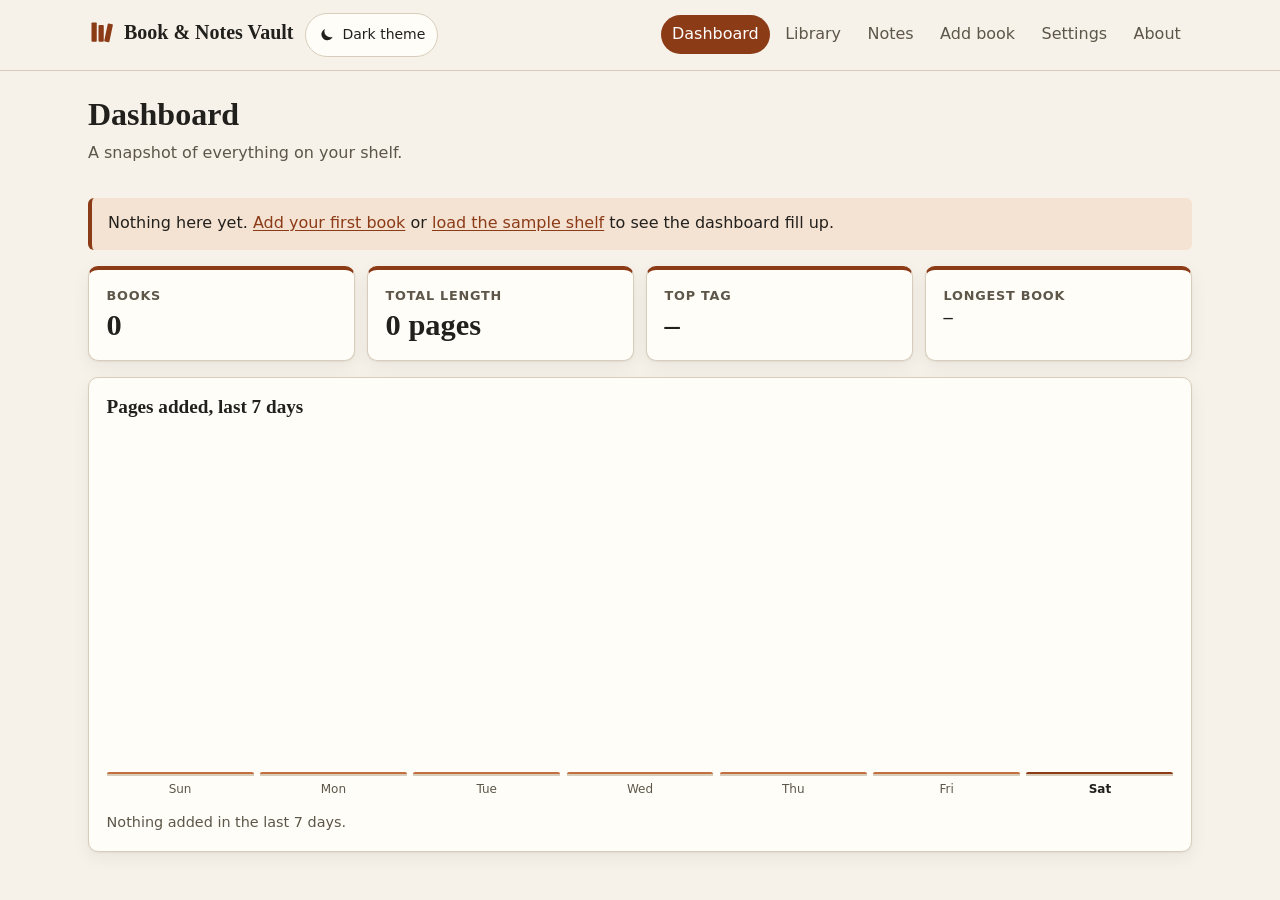
<file: index.html>
<!doctype html>
<html lang="en">
<head>
  <meta charset="utf-8">
  <meta name="viewport" content="width=device-width, initial-scale=1">
  <title>Book &amp; Notes Vault</title>
  <meta name="description" content="Catalog your books, tag them, track pages and search everything with regular expressions.">
  <meta name="color-scheme" content="light dark">
  <link rel="icon" href="assets/favicon.svg" type="image/svg+xml">
  <link rel="stylesheet" href="styles/main.css">
  <script>
    (function () {
      var root = document.documentElement;
      root.classList.add('js');
      try {
        var saved = JSON.parse(localStorage.getItem('vault:settings') || '{}');
        if (saved.theme === 'light' || saved.theme === 'dark') root.dataset.theme = saved.theme;
      } catch (e) {}
    })();
  </script>
  <script type="module" src="scripts/main.js" onerror="document.documentElement.classList.replace('js', 'no-module')"></script>
</head>
<body>
  <a class="skip-link" href="#main">Skip to main content</a>
  <p class="load-warning" role="alert">
    The app couldn't start. Open it through a web server (for example the GitHub Pages link,
    or run <code>python -m http.server</code> in this folder) instead of opening the file directly.
  </p>

  <header class="site-header">
    <div class="wrap header-bar">
      <h1 class="brand">
        <a href="#dashboard">
          <svg class="brand__logo" viewBox="0 0 32 32" aria-hidden="true" focusable="false">
            <rect x="4" y="5" width="6" height="22" rx="1"/>
            <rect x="12" y="8" width="6" height="19" rx="1"/>
            <rect x="20.5" y="6.5" width="6" height="21" rx="1" transform="rotate(12 23.5 17)"/>
          </svg>
          <span>Book &amp; Notes Vault</span>
        </a>
      </h1>
      <button type="button" class="theme-toggle" id="theme-toggle" aria-pressed="false">
        <svg class="icon icon--moon" viewBox="0 0 24 24" aria-hidden="true" focusable="false"><path d="M20 14.5A8 8 0 0 1 9.5 4a8 8 0 1 0 10.5 10.5z"/></svg>
        <span>Dark theme</span>
      </button>
    </div>
    <nav class="site-nav" aria-label="Main">
      <ul class="wrap nav-list">
        <li><a href="#dashboard">Dashboard</a></li>
        <li><a href="#library">Library</a></li>
        <li><a href="#notes">Notes</a></li>
        <li><a href="#add">Add book</a></li>
        <li><a href="#settings">Settings</a></li>
        <li><a href="#about">About</a></li>
      </ul>
    </nav>
  </header>

  <main id="main" class="wrap" tabindex="-1">

    <!-- Dashboard -->
    <section id="dashboard" class="view" aria-labelledby="dashboard-title">
      <header class="view-head">
        <h2 id="dashboard-title" tabindex="-1">Dashboard</h2>
        <p class="lede">A snapshot of everything on your shelf.</p>
      </header>

      <div class="notice" id="dash-empty" hidden>
        <p>Nothing here yet. <a href="#add">Add your first book</a> or
          <button type="button" class="link-btn" data-action="load-sample">load the sample shelf</button>
          to see the dashboard fill up.</p>
      </div>

      <dl class="stat-grid">
        <div class="stat">
          <dt>Books</dt>
          <dd id="stat-total">0</dd>
          <dd class="stat__sub" id="stat-total-sub"></dd>
        </div>
        <div class="stat">
          <dt>Total length</dt>
          <dd id="stat-pages">0 pages</dd>
          <dd class="stat__sub" id="stat-pages-sub"></dd>
        </div>
        <div class="stat">
          <dt>Top tag</dt>
          <dd id="stat-tag">–</dd>
          <dd class="stat__sub" id="stat-tag-sub"></dd>
        </div>
        <div class="stat">
          <dt>Longest book</dt>
          <dd id="stat-longest" class="stat__text">–</dd>
          <dd class="stat__sub" id="stat-longest-sub"></dd>
        </div>
      </dl>

      <div class="dash-panels">
        <section class="panel" aria-labelledby="trend-title">
          <h3 id="trend-title">Pages added, last 7 days</h3>
          <figure class="chart">
            <ol class="chart__bars" id="trend-chart"></ol>
            <figcaption class="chart__caption" id="trend-caption"></figcaption>
          </figure>
        </section>
      </div>
    </section>

    <!-- Library -->
    <section id="library" class="view" aria-labelledby="library-title">
      <header class="view-head">
        <h2 id="library-title" tabindex="-1">Library</h2>
        <p class="lede">Search with a regular expression, sort the columns, and edit any row in place.</p>
      </header>

      <form class="toolbar" role="search" id="search-form" aria-label="Search books">
        <div class="field field--search">
          <label for="search-input">Regex search</label>
          <input id="search-input" type="search" autocomplete="off" spellcheck="false"
                 placeholder="e.g. ^the\b" aria-describedby="search-hint search-error">
          <p class="hint" id="search-hint">Press <kbd>/</kbd> to jump here. Invalid patterns won't break anything.</p>
          <p class="field-error" id="search-error"></p>
        </div>

        <div class="toolbar__row">
          <div class="field field--inline">
            <label for="search-field">Search in</label>
            <select id="search-field">
              <option value="all">All fields</option>
              <option value="title">Title</option>
              <option value="author">Author</option>
              <option value="tag">Tag</option>
              <option value="description">Description</option>
            </select>
          </div>
          <div class="field field--inline">
            <label for="sort-select">Sort by</label>
            <select id="sort-select">
              <option value="dateAdded:desc">Newest first</option>
              <option value="dateAdded:asc">Oldest first</option>
              <option value="title:asc">Title A–Z</option>
              <option value="title:desc">Title Z–A</option>
              <option value="author:asc">Author A–Z</option>
              <option value="author:desc">Author Z–A</option>
              <option value="tag:asc">Tag A–Z</option>
              <option value="tag:desc">Tag Z–A</option>
              <option value="pages:asc">Pages, fewest first</option>
              <option value="pages:desc">Pages, most first</option>
            </select>
          </div>
          <label class="check">
            <input type="checkbox" id="search-case">
            <span>Match case</span>
          </label>
        </div>
      </form>

      <p class="result-count" id="result-count" role="status" aria-live="polite"></p>

      <div class="table-wrap">
        <table class="records" id="records-table" role="table">
          <caption class="visually-hidden">Books in your vault. Column headers are buttons that change the sort order.</caption>
          <thead role="rowgroup">
            <tr role="row">
              <th scope="col" role="columnheader" data-key="title"><button type="button" class="sort-btn" data-sort="title">Title <span class="sort-icon" aria-hidden="true"></span></button></th>
              <th scope="col" role="columnheader" data-key="author"><button type="button" class="sort-btn" data-sort="author">Author <span class="sort-icon" aria-hidden="true"></span></button></th>
              <th scope="col" role="columnheader" data-key="pages" class="num"><button type="button" class="sort-btn" data-sort="pages">Pages <span class="sort-icon" aria-hidden="true"></span></button></th>
              <th scope="col" role="columnheader" data-key="tag"><button type="button" class="sort-btn" data-sort="tag">Tag <span class="sort-icon" aria-hidden="true"></span></button></th>
              <th scope="col" role="columnheader" data-key="dateAdded"><button type="button" class="sort-btn" data-sort="dateAdded">Added <span class="sort-icon" aria-hidden="true"></span></button></th>
              <th scope="col" role="columnheader"><span class="visually-hidden">Actions</span></th>
            </tr>
          </thead>
          <tbody id="records-body" role="rowgroup"></tbody>
        </table>
      </div>

      <div class="empty" id="empty-library" hidden>
        <h3>Your vault is empty</h3>
        <p>Add your first book, or load the sample shelf to explore the features.</p>
        <div class="btn-row">
          <a class="btn btn--primary" href="#add">Add a book</a>
          <button type="button" class="btn" data-action="load-sample">Load sample books</button>
        </div>
      </div>
      <div class="empty" id="empty-search" hidden>
        <h3>No matches</h3>
        <p>Nothing matches that pattern. Try a looser pattern, or turn off “Match case”.</p>
        <button type="button" class="btn" id="clear-search">Clear search</button>
      </div>
    </section>

    <!-- Notes -->
    <section id="notes" class="view" aria-labelledby="notes-title">
      <header class="view-head">
        <h2 id="notes-title" tabindex="-1">Notes</h2>
        <p class="lede">Your reading notebook. Pages save themselves as you write.</p>
      </header>

      <div class="notebook">

        <!-- Table of contents -->

        <div class="notebook__sidebar">
          <button type="button" class="btn btn--primary notebook__new" data-action="new-page">+ New page</button>

          <form class="notebook__search" role="search" id="notes-search-form" aria-label="Search notebook">
            <div class="field">
              <label for="notes-search">Search pages (regex)</label>
              <input id="notes-search" type="search" autocomplete="off" spellcheck="false"
                     placeholder="e.g. chapter \d+" aria-describedby="notes-search-error">
              <p class="field-error" id="notes-search-error"></p>
            </div>
            <div class="field">
              <label for="notes-book">Show</label>
              <select id="notes-book"></select>
            </div>
          </form>

          <p class="result-count" id="notes-count" role="status" aria-live="polite"></p>
          <nav aria-label="Notebook pages">
            <ul class="page-list" id="page-list"></ul>
          </nav>
          <p class="page-list__empty" id="notes-empty-search" hidden>
            No pages match.
            <button type="button" class="link-btn" id="notes-clear">Show all pages</button>
          </p>
        </div>

        <!-- The open page -->
        <div class="notebook__editor" id="nb-editor" hidden>
          <div class="paper-sheet">
            <label for="nb-title" class="visually-hidden">Page title</label>
            <input id="nb-title" class="paper-title" type="text" autocomplete="off" aria-describedby="nb-title-msg">
            <p class="field-msg" id="nb-title-msg"></p>

            <div class="paper-meta">
              <div class="paper-meta__field">
                <label for="nb-book">Book</label>
                <select id="nb-book"></select>
              </div>
              <div class="paper-meta__field">
                <label for="nb-page">Page</label>
                <input id="nb-page" class="paper-page" type="text" inputmode="numeric" autocomplete="off" aria-describedby="nb-page-msg">
              </div>
            </div>
            <p class="field-msg" id="nb-page-msg"></p>

            <label for="nb-body" class="visually-hidden">Page text</label>
            <textarea id="nb-body" class="paper" aria-describedby="nb-body-msg nb-words"></textarea>
            <p class="field-msg" id="nb-body-msg"></p>
          </div>

          <div class="notebook__footer">
            <p id="nb-words"></p>
            <p id="nb-status" role="status" aria-live="polite"></p>
            <button type="button" class="btn btn--small btn--danger-text" id="nb-delete">Delete page</button>
          </div>
        </div>

        <div class="empty notebook__blank" id="notes-empty" hidden>
          <h3>Your notebook is empty</h3>
          <p>Start a page for chapter thoughts, favourite quotes, or questions for book club.</p>
          <button type="button" class="btn btn--primary" data-action="new-page">+ New page</button>
        </div>
      </div>
    </section>

    <!-- Add / edit -->
    <section id="add" class="view" aria-labelledby="form-title">
      <header class="view-head">
        <h2 id="form-title" tabindex="-1">Add a book</h2>
        <p class="lede" id="form-lede">Fields marked “required” must be filled in. Errors show up as you type.</p>
      </header>

      <form id="book-form" class="card form" novalidate>
        <input type="hidden" id="f-id" name="id">
        <div class="form-grid">
          <div class="field field--wide">
            <label for="f-title">Title <span class="req">(required)</span></label>
            <input id="f-title" name="title" type="text" autocomplete="off" required aria-describedby="f-title-msg">
            <p class="field-msg" id="f-title-msg"></p>
          </div>

          <div class="field field--wide">
            <label for="f-author">Author <span class="req">(required)</span></label>
            <input id="f-author" name="author" type="text" autocomplete="off" required aria-describedby="f-author-hint f-author-msg">
            <p class="hint" id="f-author-hint">Separate co-authors with “ &amp; ”.</p>
            <p class="field-msg" id="f-author-msg"></p>
          </div>

          <div class="field">
            <label for="f-pages">Pages <span class="req">(required)</span></label>
            <input id="f-pages" name="pages" type="text" inputmode="numeric" autocomplete="off" required aria-describedby="f-pages-hint f-pages-msg">
            <p class="hint" id="f-pages-hint" aria-live="polite"></p>
            <p class="field-msg" id="f-pages-msg"></p>
          </div>

          <div class="field">
            <label for="f-tag">Tag <span class="req">(required)</span></label>
            <input id="f-tag" name="tag" type="text" list="tag-options" autocomplete="off" required aria-describedby="f-tag-hint f-tag-msg">
            <datalist id="tag-options"></datalist>
            <p class="hint" id="f-tag-hint">Pick one or type a new tag.</p>
            <p class="field-msg" id="f-tag-msg"></p>
          </div>

          <div class="field">
            <label for="f-dateAdded">Date added <span class="req">(required)</span></label>
            <input id="f-dateAdded" name="dateAdded" type="text" inputmode="numeric" placeholder="YYYY-MM-DD" autocomplete="off" required aria-describedby="f-dateAdded-msg">
            <p class="field-msg" id="f-dateAdded-msg"></p>
          </div>

          <div class="field">
            <label for="f-isbn">ISBN <span class="opt">(optional)</span></label>
            <input id="f-isbn" name="isbn" type="text" autocomplete="off" spellcheck="false" aria-describedby="f-isbn-hint f-isbn-msg">
            <p class="hint" id="f-isbn-hint">10 or 13 digits, hyphens allowed.</p>
            <p class="field-msg" id="f-isbn-msg"></p>
          </div>

          <div class="field field--wide">
            <label for="f-description">Description <span class="opt">(optional)</span></label>
            <textarea id="f-description" name="description" rows="4" aria-describedby="f-description-hint f-description-msg"></textarea>
            <p class="hint" id="f-description-hint">What the book is about. Reading notes go on the Notes page.</p>
            <p class="field-msg" id="f-description-msg"></p>
            <p class="isbn-found" id="isbn-found" hidden>
              <span id="isbn-found-text"></span>
              <button type="button" class="btn btn--small" id="isbn-use">Use it</button>
            </p>
          </div>
        </div>

        <div class="form-summary" id="form-summary" role="alert" hidden></div>

        <div class="btn-row">
          <button type="submit" class="btn btn--primary" id="form-submit">Add book</button>
          <button type="button" class="btn" id="form-cancel" hidden>Cancel editing</button>
          <button type="button" class="btn btn--ghost" id="form-reset">Clear form</button>
        </div>
      </form>
    </section>

    <!-- Settings -->
    <section id="settings" class="view" aria-labelledby="settings-title">
      <header class="view-head">
        <h2 id="settings-title" tabindex="-1">Settings</h2>
        <p class="lede">Changes save automatically.</p>
      </header>

      <div class="settings-grid">
        <form class="card" id="pace-form" novalidate>
          <fieldset>
            <legend>Reading time &amp; cap</legend>
            <div class="field">
              <label for="pace-input">Reading pace (minutes per page)</label>
              <input id="pace-input" type="text" inputmode="decimal" autocomplete="off" aria-describedby="pace-input-msg">
              <p class="field-msg" id="pace-input-msg"></p>
            </div>
            <div class="field">
              <label for="unit-select">Show book length in</label>
              <select id="unit-select">
                <option value="pages">Pages</option>
                <option value="minutes">Minutes of reading</option>
                <option value="hours">Hours of reading</option>
              </select>
            </div>
            <div class="field">
              <label for="pace-cap" id="pace-cap-label">Page cap</label>
              <input id="pace-cap" type="text" inputmode="numeric" autocomplete="off" aria-describedby="pace-cap-hint pace-cap-msg">
              <p class="hint" id="pace-cap-hint">A ceiling on how many pages your vault holds, to keep the reading list realistic. Leave blank for no cap.</p>
              <p class="field-msg" id="pace-cap-msg"></p>
            </div>

            <div class="cap-status">
              <div class="cap-meter" id="cap-meter" role="meter" aria-labelledby="pace-cap-label" aria-valuemin="0" aria-valuemax="100" aria-valuenow="0">
                <div class="cap-meter__fill" id="cap-fill"></div>
              </div>
              <p class="cap-message" id="cap-message"></p>
              <div class="visually-hidden" id="cap-live-polite" role="status" aria-live="polite"></div>
              <div class="visually-hidden" id="cap-live-assertive" role="alert" aria-live="assertive"></div>
            </div>
          </fieldset>
        </form>

        <form class="card" id="convert-form" novalidate>
          <fieldset>
            <legend>Unit converter</legend>
            <div class="field">
              <label for="conv-value">Amount</label>
              <input id="conv-value" type="text" inputmode="decimal" value="300" autocomplete="off" aria-describedby="conv-value-msg">
              <p class="field-msg" id="conv-value-msg"></p>
            </div>
            <div class="convert-row">
              <div class="field">
                <label for="conv-from">From</label>
                <select id="conv-from">
                  <option value="pages">Pages</option>
                  <option value="minutes">Minutes</option>
                  <option value="hours">Hours</option>
                </select>
              </div>
              <div class="field">
                <label for="conv-to">To</label>
                <select id="conv-to">
                  <option value="pages">Pages</option>
                  <option value="minutes">Minutes</option>
                  <option value="hours" selected>Hours</option>
                </select>
              </div>
            </div>
            <p class="convert-result">
              <output id="conv-output" for="conv-value conv-from conv-to" aria-live="polite"></output>
            </p>
          </fieldset>
        </form>

        <form class="card" id="tag-form" novalidate>
          <fieldset>
            <legend>Tags</legend>
            <ul class="tag-list" id="tag-list"></ul>
            <div class="field">
              <label for="tag-input">New tag</label>
              <div class="input-row">
                <input id="tag-input" type="text" autocomplete="off" aria-describedby="tag-input-msg">
                <button type="submit" class="btn">Add tag</button>
              </div>
              <p class="field-msg" id="tag-input-msg"></p>
            </div>
          </fieldset>
        </form>

        <div class="card" id="data-card">
          <h3 class="card__title">Your data</h3>
          <p>Everything is stored in this browser only. Export a backup now and then. The JSON file includes your notes.</p>
          <div class="btn-row">
            <button type="button" class="btn" id="export-json">Export JSON</button>
            <button type="button" class="btn" id="export-csv">Export CSV</button>
          </div>

          <fieldset class="import">
            <legend>Import JSON</legend>
            <div class="radio-row">
              <label class="check"><input type="radio" name="import-mode" value="merge" checked> <span>Merge with current books</span></label>
              <label class="check"><input type="radio" name="import-mode" value="replace"> <span>Replace current books</span></label>
            </div>
            <label for="import-file" class="btn file-btn">Choose a .json file…</label>
            <input type="file" id="import-file" accept=".json,application/json" class="file-input">
            <div class="import-report" id="import-report" role="alert" hidden></div>
          </fieldset>

          <div class="btn-row">
            <button type="button" class="btn" data-action="load-sample">Load sample books</button>
            <button type="button" class="btn btn--danger" id="clear-all">Delete all books</button>
          </div>
        </div>
      </div>
    </section>

    <!-- About -->
    <section id="about" class="view prose" aria-labelledby="about-title">
      <header class="view-head">
        <h2 id="about-title" tabindex="-1">About</h2>
      </header>
      <p>
        Book &amp; Notes Vault is a small catalog for the books you own or plan to read.
        Tag them, track how many pages are waiting for you, keep reading notes on the
        Notes page, and search everything with real regular expressions. Everything
        stays in your browser; nothing is sent anywhere.
      </p>
      <p>
        It's built with plain HTML, CSS and JavaScript modules, with no frameworks, as a
        project on responsive, accessible front-end development.
      </p>

      <h3>Keyboard shortcuts</h3>
      <dl class="keys">
        <div><dt><kbd>/</kbd></dt><dd>Jump to the search box</dd></div>
        <div><dt><kbd>N</kbd></dt><dd>Add a new book</dd></div>
        <div><dt><kbd>Enter</kbd></dt><dd>Save while editing a row</dd></div>
        <div><dt><kbd>Esc</kbd></dt><dd>Cancel a row edit or close a dialog</dd></div>
      </dl>

      <h3>Contact</h3>
      <ul class="contact">
        <li>GitHub: <a href="https://github.com/Des1re-Jab0">github.com/Des1re-Jab0</a></li>
        <li>Email: <a href="mailto:d.manzijabo@alustudent.com">d.manzijabo@alustudent.com</a></li>
      </ul>
    </section>
  </main>

  <!-- Shared confirm dialog -->
  <dialog id="confirm-dialog" class="dialog" aria-labelledby="confirm-title" aria-describedby="confirm-text">
    <form method="dialog">
      <h2 id="confirm-title">Are you sure?</h2>
      <p id="confirm-text"></p>
      <div class="btn-row btn-row--end">
        <button type="submit" value="cancel" class="btn" autofocus>Cancel</button>
        <button type="submit" value="confirm" class="btn btn--danger" id="confirm-ok">Delete</button>
      </div>
    </form>
  </dialog>

  <div class="toast" id="toast" role="status" aria-live="polite" aria-atomic="true"></div>
</body>
</html>
</file>
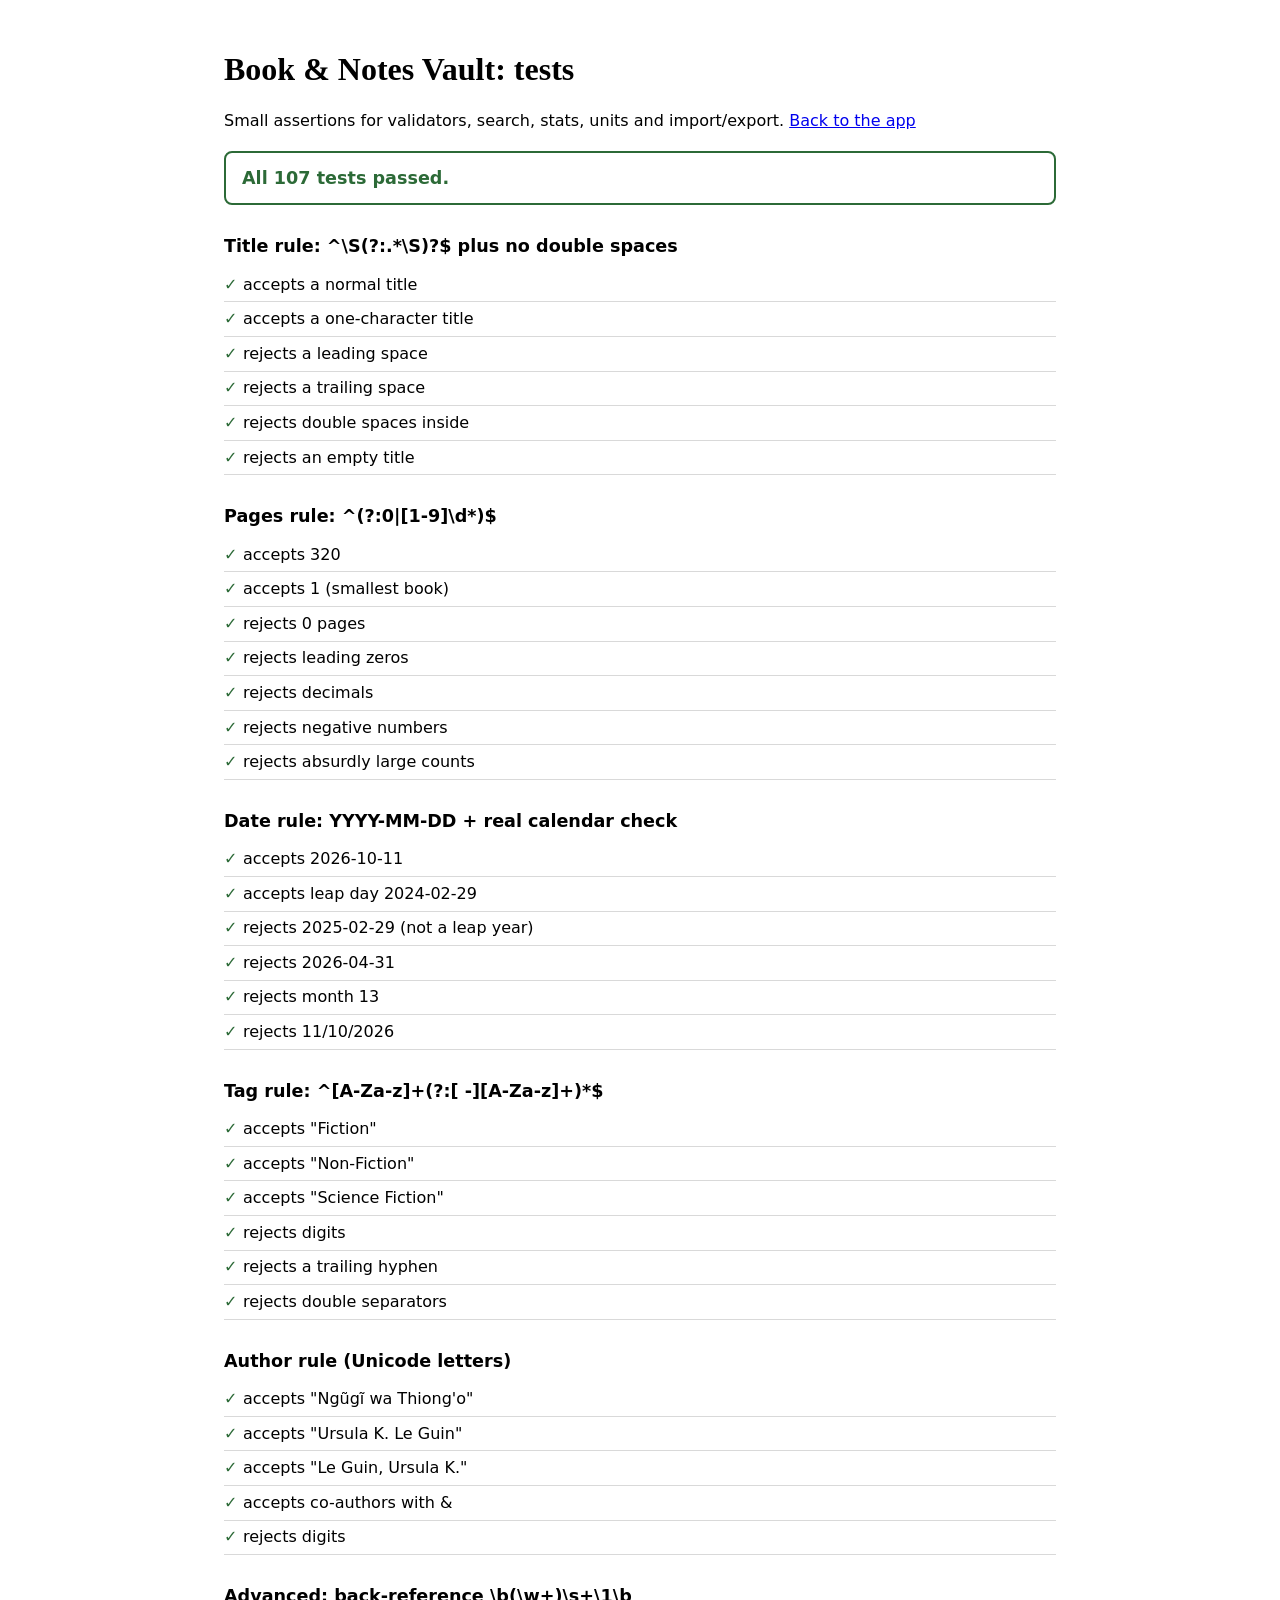
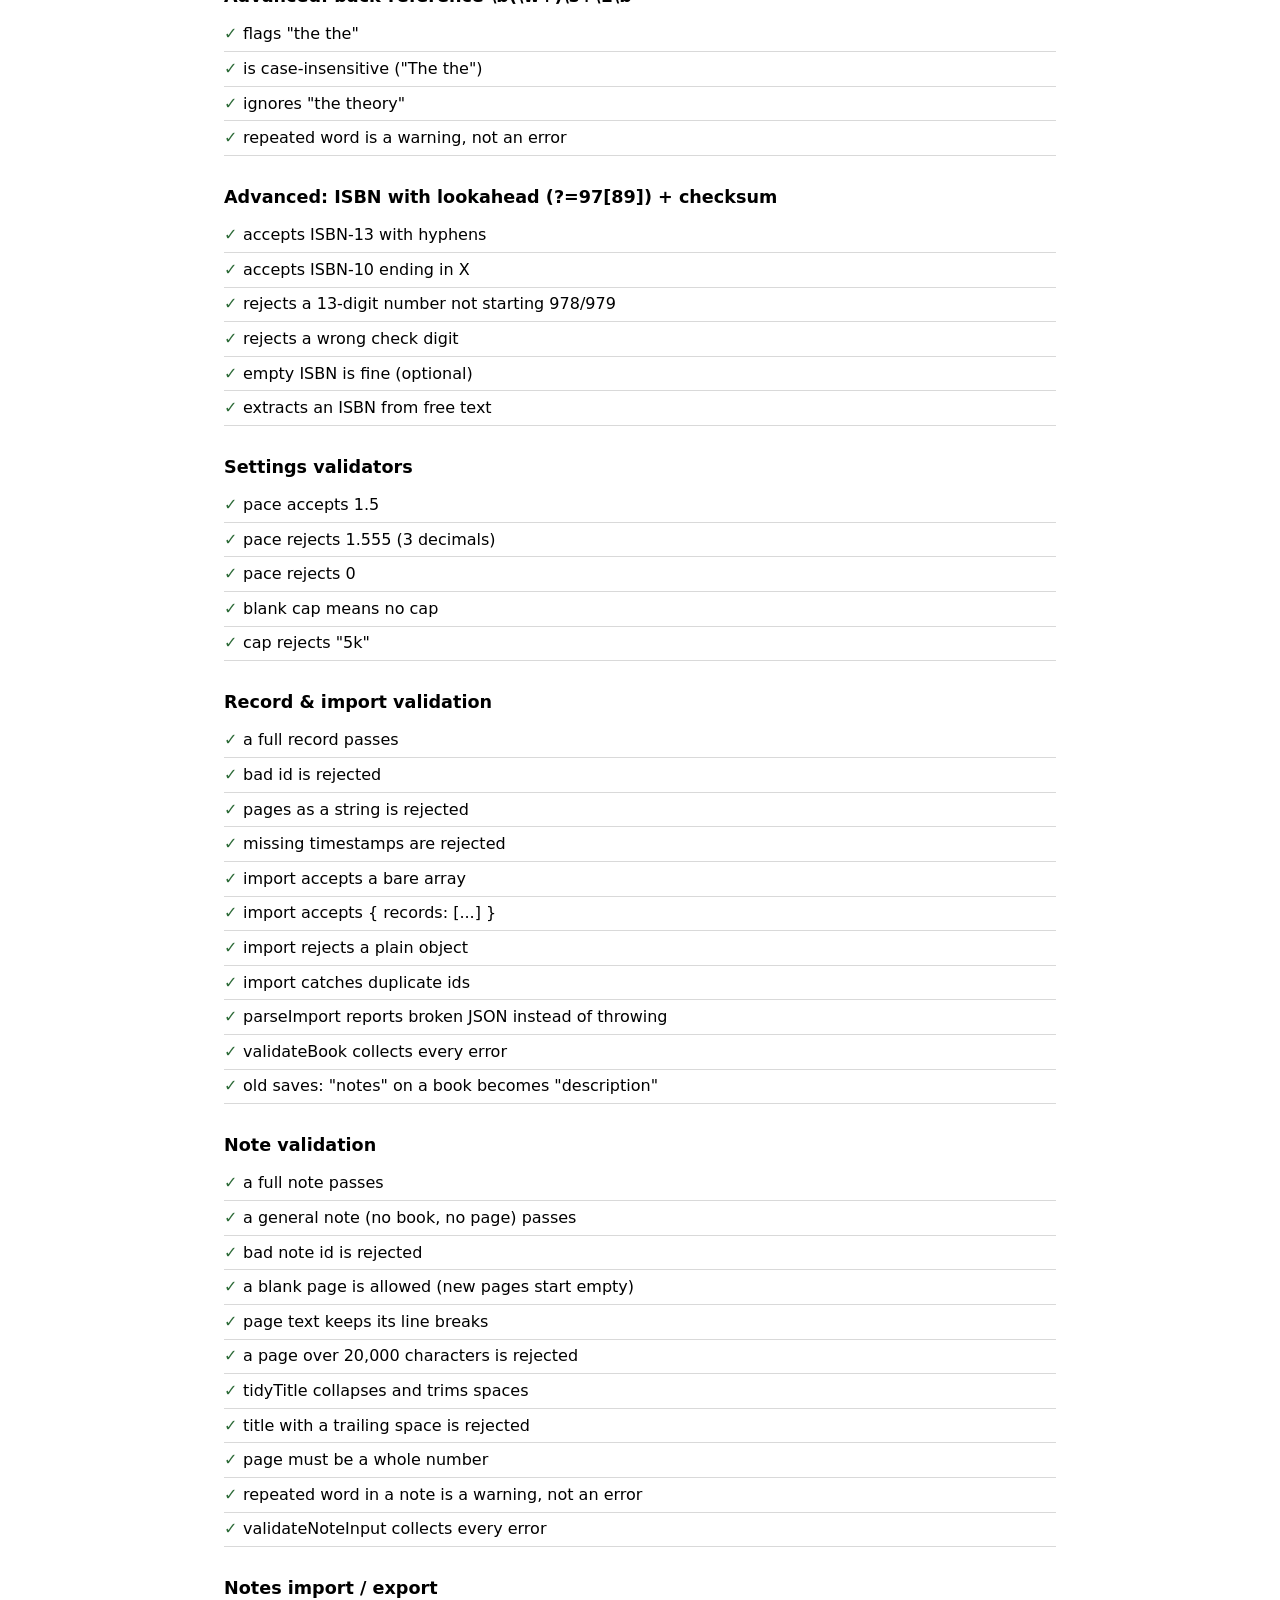
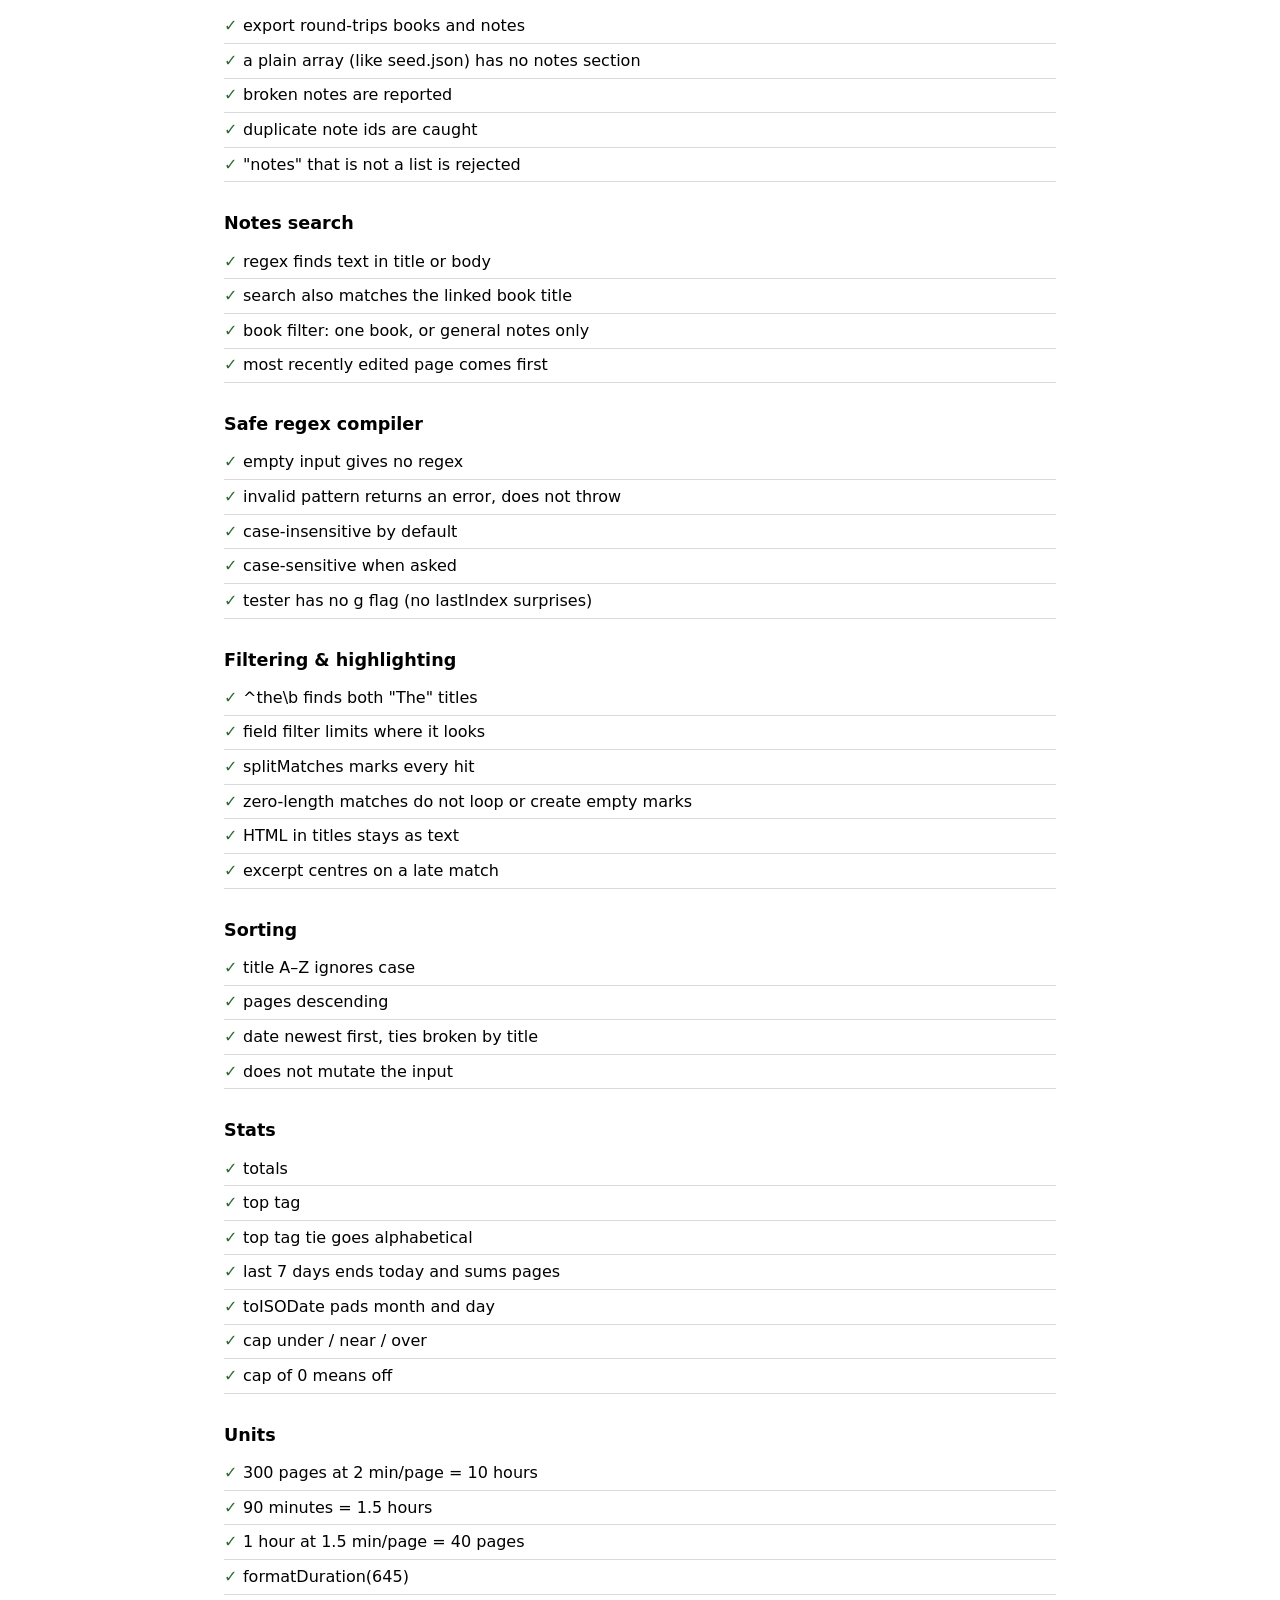
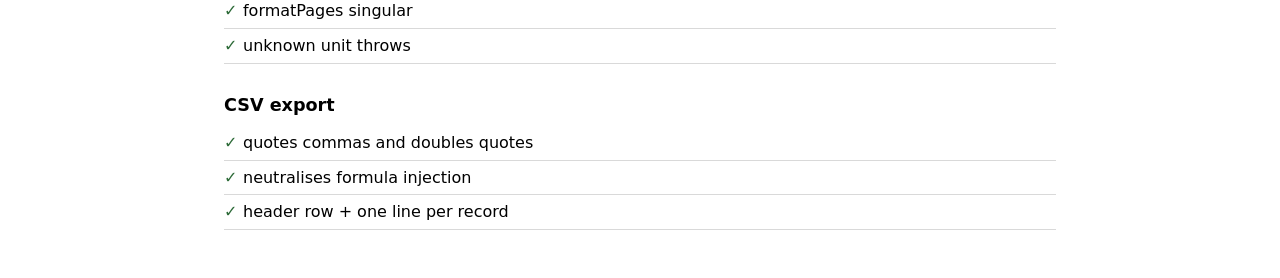
<file: tests.html>
<!doctype html>
<html lang="en">
<head>
  <meta charset="utf-8">
  <meta name="viewport" content="width=device-width, initial-scale=1">
  <title>Tests · Book &amp; Notes Vault</title>
  <link rel="icon" href="assets/favicon.svg" type="image/svg+xml">
  <style>
    :root { color-scheme: light dark; --pass: #2c6a37; --fail: #a32626; }
    @media (prefers-color-scheme: dark) { :root { --pass: #8fd19a; --fail: #ff8f86; } }
    body { font: 1rem/1.5 system-ui, sans-serif; max-width: 52rem; margin: 0 auto; padding: 1.5rem 16px 3rem; }
    h1 { font-family: Georgia, serif; margin-bottom: 0.25rem; }
    h2 { font-size: 1.1rem; margin: 1.75rem 0 0.5rem; }
    ul { list-style: none; padding: 0; margin: 0; }
    li { padding: 0.3rem 0; border-bottom: 1px solid color-mix(in srgb, currentColor 15%, transparent); }
    .pass::before { content: "✓ "; color: var(--pass); font-weight: 700; }
    .fail { color: var(--fail); }
    .fail::before { content: "✕ "; font-weight: 700; }
    .detail { display: block; font-family: ui-monospace, Consolas, monospace; font-size: 0.85rem; margin-left: 1.3rem; }
    #summary { font-weight: 700; font-size: 1.1rem; padding: 0.75rem 1rem; border-radius: 8px; border: 2px solid currentColor; }
    #summary.all-pass { color: var(--pass); }
    #summary.has-fail { color: var(--fail); }
    a:focus-visible { outline: 3px solid #1b5fc1; outline-offset: 2px; }
  </style>
  <script type="module" src="tests/tests.js"></script>
</head>
<body>
  <header>
    <h1>Book &amp; Notes Vault: tests</h1>
    <p>Small assertions for validators, search, stats, units and import/export. <a href="index.html">Back to the app</a></p>
  </header>
  <main>
    <p id="summary" role="status" aria-live="polite">Running…</p>
    <div id="results"></div>
  </main>
</body>
</html>
</file>
<file: styles/main.css>
/* Book & Notes Vault
   Mobile-first. Breakpoints: 360px (small phones up), 768px (tablet), 1024px (desktop). */

/* ---------- tokens ---------- */

:root {
  --bg: #f6f2ea;
  --surface: #fffdf8;
  --surface-2: #efe8dc;
  --text: #22201c;
  --muted: #5d5649;
  --border: #d8cdbb;
  --accent: #8c3b17;
  --accent-hover: #6f2d10;
  --on-accent: #ffffff;
  --accent-soft: #f4e2d3;
  --focus: #1b5fc1;
  --ok: #2c6a37;
  --ok-soft: #e1f0e2;
  --warn: #7f5200;
  --danger: #a32626;
  --danger-soft: #f8e1df;
  --mark-bg: #ffe082;
  --mark-text: #1d1a14;
  --bar: #c2703f;
  --bar-today: #8c3b17;
  /* notebook paper */
  --paper: #fffdf5;
  --rule: #c8dbea;
  --margin-line: #e3a1a1;

  --font-sans: system-ui, -apple-system, "Segoe UI", Roboto, "Helvetica Neue", Arial, sans-serif;
  --font-serif: "Iowan Old Style", "Palatino Linotype", Palatino, "Book Antiqua", Georgia, serif;
  --font-mono: ui-monospace, "Cascadia Mono", Consolas, "Liberation Mono", monospace;

  --radius: 10px;
  --radius-sm: 6px;
  --shadow: 0 1px 2px rgb(40 28 12 / 0.06), 0 6px 18px rgb(40 28 12 / 0.06);
  --gutter: 16px;
  --ease: cubic-bezier(0.2, 0.7, 0.2, 1);

  color-scheme: light;
}

/* dark palette, applied by the toggle or by the OS setting */
:root[data-theme="dark"] {
  --bg: #15130f;
  --surface: #1f1c17;
  --surface-2: #2a261f;
  --text: #ece5d8;
  --muted: #b3a995;
  --border: #3d372d;
  --accent: #f0a868;
  --accent-hover: #f6c08e;
  --on-accent: #1a1209;
  --accent-soft: #3a2a1c;
  --focus: #7fb0ff;
  --ok: #8fd19a;
  --ok-soft: #1c3020;
  --warn: #f0c46a;
  --danger: #ff8f86;
  --danger-soft: #3a1d1b;
  --mark-bg: #7a5a00;
  --mark-text: #fff6d6;
  --bar: #a8673b;
  --bar-today: #f0a868;
  --paper: #1c1a16;
  --rule: #343a43;
  --margin-line: #7c4242;
  --shadow: 0 1px 2px rgb(0 0 0 / 0.4), 0 6px 18px rgb(0 0 0 / 0.25);
  color-scheme: dark;
}

@media (prefers-color-scheme: dark) {
  :root:not([data-theme="light"]) {
    --bg: #15130f;
    --surface: #1f1c17;
    --surface-2: #2a261f;
    --text: #ece5d8;
    --muted: #b3a995;
    --border: #3d372d;
    --accent: #f0a868;
    --accent-hover: #f6c08e;
    --on-accent: #1a1209;
    --accent-soft: #3a2a1c;
    --focus: #7fb0ff;
    --ok: #8fd19a;
    --ok-soft: #1c3020;
    --warn: #f0c46a;
    --danger: #ff8f86;
    --danger-soft: #3a1d1b;
    --mark-bg: #7a5a00;
    --mark-text: #fff6d6;
    --bar: #a8673b;
    --bar-today: #f0a868;
    --paper: #1c1a16;
    --rule: #343a43;
    --margin-line: #7c4242;
    --shadow: 0 1px 2px rgb(0 0 0 / 0.4), 0 6px 18px rgb(0 0 0 / 0.25);
    color-scheme: dark;
  }
}

/* ---------- base ---------- */

*,
*::before,
*::after {
  box-sizing: border-box;
}

html {
  -webkit-text-size-adjust: 100%;
  scroll-padding-top: 7rem;
}

body {
  margin: 0;
  min-height: 100vh;
  display: flex;
  flex-direction: column;
  background: var(--bg);
  color: var(--text);
  font: 1rem/1.55 var(--font-sans);
  transition: background-color 0.25s ease, color 0.25s ease;
}

h1,
h2,
h3 {
  font-family: var(--font-serif);
  line-height: 1.2;
  margin: 0 0 0.5rem;
}

h2 {
  font-size: 1.75rem;
}

h3 {
  font-size: 1.2rem;
}

p {
  margin: 0 0 0.75rem;
}

a {
  color: var(--accent);
  text-underline-offset: 0.15em;
}

a:hover {
  color: var(--accent-hover);
}

code,
kbd {
  font-family: var(--font-mono);
  font-size: 0.9em;
}

kbd {
  display: inline-block;
  padding: 0.05em 0.45em;
  border: 1px solid var(--border);
  border-bottom-width: 2px;
  border-radius: 4px;
  background: var(--surface);
}

mark {
  background: var(--mark-bg);
  color: var(--mark-text);
  border-radius: 2px;
  padding: 0 1px;
}

img,
svg {
  max-width: 100%;
}

[hidden] {
  display: none !important;
}

/* one consistent, clearly visible focus ring */
:focus-visible {
  outline: 3px solid var(--focus);
  outline-offset: 2px;
}

:focus:not(:focus-visible) {
  outline: none;
}

/* headings receive focus on view change but shouldn't show a ring for that */
h2[tabindex="-1"]:focus,
main:focus {
  outline: none;
}

.visually-hidden {
  position: absolute !important;
  width: 1px;
  height: 1px;
  padding: 0;
  margin: -1px;
  overflow: hidden;
  clip: rect(0 0 0 0);
  white-space: nowrap;
  border: 0;
}

.skip-link {
  position: absolute;
  left: var(--gutter);
  top: -100px;
  z-index: 100;
  padding: 0.6rem 1rem;
  background: var(--accent);
  color: var(--on-accent);
  border-radius: var(--radius-sm);
  font-weight: 600;
  text-decoration: none;
  transition: top 0.15s ease;
}

.skip-link:focus {
  top: 0.5rem;
  color: var(--on-accent);
}

.load-warning {
  display: none;
}

.no-module .load-warning {
  display: block;
  margin: 0;
  padding: 0.75rem var(--gutter);
  background: var(--danger-soft);
  color: var(--danger);
  font-weight: 600;
  text-align: center;
}

.wrap {
  width: 100%;
  max-width: 72rem;
  margin: 0 auto;
  padding-inline: var(--gutter);
}

.muted {
  color: var(--muted);
}

/* ---------- header & nav ---------- */

/* sticky from 768px up; on phones it would eat too much of the screen */
.site-header {
  position: relative;
  z-index: 20;
  background: color-mix(in srgb, var(--bg) 92%, transparent);
  backdrop-filter: blur(8px);
  border-bottom: 1px solid var(--border);
}

.header-bar {
  display: flex;
  align-items: center;
  justify-content: space-between;
  gap: 0.75rem;
  padding-block: 0.6rem;
}

.brand {
  margin: 0;
  font-size: 1.1rem;
}

.brand a {
  display: inline-flex;
  align-items: center;
  gap: 0.5rem;
  color: var(--text);
  text-decoration: none;
}

.brand__logo {
  width: 1.75rem;
  height: 1.75rem;
  fill: var(--accent);
  flex: none;
}

.theme-toggle {
  display: inline-flex;
  align-items: center;
  gap: 0.4rem;
  min-height: 44px;
  padding: 0.4rem 0.75rem;
  border: 1px solid var(--border);
  border-radius: 999px;
  background: var(--surface);
  color: var(--text);
  font: inherit;
  font-size: 0.875rem;
  cursor: pointer;
}

.theme-toggle .icon {
  width: 1.1rem;
  height: 1.1rem;
  fill: currentColor;
}

.theme-toggle[aria-pressed="true"] {
  background: var(--accent-soft);
  border-color: var(--accent);
}

/* the label is visible from 360px up; below that the icon + aria label carries it */
.theme-toggle span {
  position: absolute;
  width: 1px;
  height: 1px;
  overflow: hidden;
  clip: rect(0 0 0 0);
}

.nav-list {
  display: flex;
  flex-wrap: wrap;
  gap: 0.25rem;
  margin: 0 auto;
  padding-block: 0 0.5rem;
  list-style: none;
}

.nav-list a {
  display: block;
  padding: 0.45rem 0.7rem;
  border-radius: 999px;
  color: var(--muted);
  font-weight: 500;
  text-decoration: none;
  white-space: nowrap;
  transition: background-color 0.2s ease, color 0.2s ease;
}

.nav-list a:hover {
  color: var(--text);
  background: var(--surface-2);
}

.nav-list a[aria-current="page"] {
  color: var(--on-accent);
  background: var(--accent);
}

/* ---------- views ---------- */

main {
  flex: 1;
  padding-block: 1.5rem 3rem;
}

/* With JS on, only the active view shows. Without JS every section stays visible. */
.js .view {
  display: none;
}

.js .view.is-active {
  display: block;
  animation: view-in 0.3s var(--ease);
}

@keyframes view-in {
  from {
    opacity: 0;
    transform: translateY(6px);
  }

  to {
    opacity: 1;
    transform: none;
  }
}

.view-head {
  margin-bottom: 1.25rem;
}

.lede {
  color: var(--muted);
  max-width: 60ch;
}

.card,
.panel {
  background: var(--surface);
  border: 1px solid var(--border);
  border-radius: var(--radius);
  box-shadow: var(--shadow);
  padding: 1.1rem;
}

.card__title {
  font-size: 1.1rem;
}

.notice {
  margin-bottom: 1rem;
  padding: 0.85rem 1rem;
  border-left: 4px solid var(--accent);
  border-radius: var(--radius-sm);
  background: var(--accent-soft);
}

.notice p {
  margin: 0;
}

.link-btn {
  padding: 0;
  border: 0;
  background: none;
  color: var(--accent);
  font: inherit;
  text-decoration: underline;
  text-underline-offset: 0.15em;
  cursor: pointer;
}

.link-btn:hover {
  color: var(--accent-hover);
}

/* ---------- buttons ---------- */

.btn {
  display: inline-flex;
  align-items: center;
  justify-content: center;
  gap: 0.35rem;
  min-height: 44px;
  padding: 0.5rem 1rem;
  border: 1px solid var(--border);
  border-radius: var(--radius-sm);
  background: var(--surface);
  color: var(--text);
  font: inherit;
  font-weight: 600;
  text-decoration: none;
  cursor: pointer;
  transition: background-color 0.15s ease, border-color 0.15s ease, transform 0.1s ease;
}

.btn:hover {
  background: var(--surface-2);
  color: var(--text);
}

.btn:active {
  transform: translateY(1px);
}

.btn--primary {
  background: var(--accent);
  border-color: var(--accent);
  color: var(--on-accent);
}

.btn--primary:hover {
  background: var(--accent-hover);
  border-color: var(--accent-hover);
  color: var(--on-accent);
}

.btn--danger {
  background: var(--danger);
  border-color: var(--danger);
  color: #fff;
}

:root[data-theme="dark"] .btn--danger {
  color: #1a0d0c;
}

@media (prefers-color-scheme: dark) {
  :root:not([data-theme="light"]) .btn--danger {
    color: #1a0d0c;
  }
}

.btn--danger:hover {
  background: var(--danger);
  filter: brightness(1.08);
  color: inherit;
}

.btn--danger-text {
  color: var(--danger);
}

.btn--danger-text:hover {
  background: var(--danger-soft);
  color: var(--danger);
}

.btn--ghost {
  background: transparent;
  border-color: transparent;
}

.btn--small {
  min-height: 36px;
  padding: 0.3rem 0.7rem;
  font-size: 0.875rem;
}

.btn-row {
  display: flex;
  flex-wrap: wrap;
  gap: 0.5rem;
  margin-top: 1rem;
}

.btn-row--end {
  justify-content: flex-end;
}

.icon-btn {
  display: inline-grid;
  place-items: center;
  width: 32px;
  height: 32px;
  border: 0;
  border-radius: 50%;
  background: transparent;
  color: var(--muted);
  font-size: 1.2rem;
  line-height: 1;
  cursor: pointer;
}

.icon-btn:hover {
  background: var(--danger-soft);
  color: var(--danger);
}

/* ---------- form fields ---------- */

.field {
  display: flex;
  flex-direction: column;
  gap: 0.3rem;
  margin-bottom: 0.9rem;
}

label {
  font-weight: 600;
}

.req,
.opt {
  font-weight: 400;
  font-size: 0.85em;
  color: var(--muted);
}

input[type="text"],
input[type="search"],
select,
textarea {
  width: 100%;
  min-height: 44px;
  padding: 0.55rem 0.7rem;
  border: 1px solid var(--border);
  border-radius: var(--radius-sm);
  background: var(--surface);
  color: var(--text);
  font: inherit;
  transition: border-color 0.15s ease, box-shadow 0.15s ease;
}

textarea {
  resize: vertical;
  min-height: 6rem;
}

input:hover,
select:hover,
textarea:hover {
  border-color: var(--muted);
}

input:focus-visible,
select:focus-visible,
textarea:focus-visible {
  outline: 3px solid var(--focus);
  outline-offset: 0;
  border-color: var(--focus);
}

input[aria-invalid="true"],
textarea[aria-invalid="true"] {
  border-color: var(--danger);
  box-shadow: inset 4px 0 0 var(--danger);
}

.hint {
  margin: 0;
  font-size: 0.875rem;
  color: var(--muted);
}

.hint:empty {
  display: none;
}

.field-msg,
.field-error {
  margin: 0;
  font-size: 0.875rem;
  font-weight: 600;
}

.field-msg:empty,
.field-error:empty {
  display: none;
}

.field-error,
.field-msg.is-error {
  color: var(--danger);
}

.field-msg.is-warning {
  color: var(--warn);
}

.field-error::before,
.field-msg.is-error::before {
  content: "✕ ";
}

.field-msg.is-warning::before {
  content: "! ";
}

.check {
  display: inline-flex;
  align-items: center;
  gap: 0.45rem;
  min-height: 44px;
  font-weight: 500;
  white-space: nowrap;
  cursor: pointer;
}

.records time {
  white-space: nowrap;
}

.check input {
  width: 1.15rem;
  height: 1.15rem;
  accent-color: var(--accent);
}

fieldset {
  margin: 0;
  padding: 0;
  border: 0;
  min-width: 0;
}

legend {
  margin-bottom: 0.75rem;
  padding: 0;
  font-family: var(--font-serif);
  font-size: 1.1rem;
  font-weight: 700;
}

.form-grid {
  display: flex;
  flex-wrap: wrap;
  column-gap: 1rem;
}

.form-grid .field {
  flex: 1 1 100%;
}

.form-summary {
  padding: 0.7rem 0.9rem;
  border-radius: var(--radius-sm);
  background: var(--danger-soft);
  color: var(--danger);
  font-weight: 600;
}

.isbn-found {
  display: flex;
  flex-wrap: wrap;
  align-items: center;
  gap: 0.5rem;
  margin: 0.25rem 0 0;
  padding: 0.5rem 0.75rem;
  border-radius: var(--radius-sm);
  background: var(--accent-soft);
  font-size: 0.9rem;
}

/* ---------- dashboard ---------- */

.stat-grid {
  display: flex;
  flex-wrap: wrap;
  gap: 0.75rem;
  margin: 0 0 1rem;
}

.stat {
  flex: 1 1 100%;
  min-width: 0;
  padding: 1rem 1.1rem;
  background: var(--surface);
  border: 1px solid var(--border);
  border-radius: var(--radius);
  box-shadow: var(--shadow);
  border-top: 4px solid var(--accent);
}

.stat dt {
  font-size: 0.8rem;
  font-weight: 600;
  letter-spacing: 0.06em;
  text-transform: uppercase;
  color: var(--muted);
}

.stat dd {
  margin: 0;
}

.stat dd:first-of-type {
  font-family: var(--font-serif);
  font-size: 1.6rem;
  font-weight: 700;
  line-height: 1.25;
}

.stat dd.stat__text {
  font-size: 1.15rem;
  overflow-wrap: anywhere;
}

.stat__sub {
  font-size: 0.875rem;
  color: var(--muted);
}

.dash-panels {
  display: flex;
  flex-direction: column;
  gap: 1rem;
}

/* bar chart */
.chart {
  margin: 0.5rem 0 0;
}

.chart__bars {
  display: flex;
  align-items: stretch;
  gap: 0.4rem;
  height: 11rem;
  margin: 0;
  padding: 0;
  list-style: none;
}

.chart__col {
  flex: 1;
  display: flex;
  flex-direction: column;
  align-items: center;
  gap: 0.25rem;
  min-width: 0;
}

.chart__value {
  min-height: 1.2em;
  font-size: 0.75rem;
  font-weight: 600;
  color: var(--muted);
}

.chart__track {
  flex: 1;
  width: 100%;
  display: flex;
  align-items: flex-end;
  border-bottom: 2px solid var(--border);
}

.chart__bar {
  width: 100%;
  height: var(--h, 0%);
  min-height: 2px;
  border-radius: 4px 4px 0 0;
  background: var(--bar);
  transform-origin: bottom;
  animation: bar-grow 0.6s var(--ease) both;
}

.is-today .chart__bar {
  background: var(--bar-today);
}

.is-today .chart__day {
  color: var(--text);
  font-weight: 700;
}

@keyframes bar-grow {
  from {
    transform: scaleY(0);
  }

  to {
    transform: scaleY(1);
  }
}

.chart__day {
  font-size: 0.75rem;
  color: var(--muted);
}

.chart__caption {
  margin-top: 0.75rem;
  font-size: 0.9rem;
  color: var(--muted);
}

/* cap meter */
.cap-meter {
  height: 0.85rem;
  border-radius: 999px;
  background: var(--surface-2);
  overflow: hidden;
}

.cap-meter__fill {
  height: 100%;
  width: var(--w, 0%);
  border-radius: inherit;
  background: var(--ok);
  transition: width 0.5s var(--ease), background-color 0.3s ease;
}

.cap-meter[data-level="near"] .cap-meter__fill {
  background: var(--warn);
}

.cap-meter[data-level="over"] .cap-meter__fill {
  background: var(--danger);
}

.cap-message {
  margin: 0.6rem 0 0;
  font-weight: 600;
}

.cap-message[data-level="over"] {
  color: var(--danger);
}

.cap-message[data-level="near"] {
  color: var(--warn);
}

/* ---------- library ---------- */

.toolbar {
  padding: 1rem;
  margin-bottom: 1rem;
  background: var(--surface);
  border: 1px solid var(--border);
  border-radius: var(--radius);
}

.field--search input {
  font-family: var(--font-mono);
}

.toolbar__row {
  display: flex;
  flex-wrap: wrap;
  align-items: flex-end;
  column-gap: 1rem;
}

.field--inline {
  flex: 1 1 100%;
}

.result-count {
  margin: 0 0 0.5rem;
  font-size: 0.9rem;
  color: var(--muted);
}

/* Records: cards on small screens, a real table from 768px.
   Explicit ARIA roles in the markup keep table semantics when display changes. */
.records {
  width: 100%;
  border-collapse: collapse;
}

.records thead {
  position: absolute;
  width: 1px;
  height: 1px;
  overflow: hidden;
  clip: rect(0 0 0 0);
}

.records tbody,
.records tr,
.records td {
  display: block;
}

.records tr {
  margin-bottom: 0.75rem;
  padding: 0.85rem 1rem;
  background: var(--surface);
  border: 1px solid var(--border);
  border-radius: var(--radius);
  box-shadow: var(--shadow);
}

.records td {
  display: flex;
  gap: 0.75rem;
  padding: 0.2rem 0;
}

.records td[data-label]::before {
  content: attr(data-label);
  flex: 0 0 4.5rem;
  font-size: 0.8rem;
  font-weight: 600;
  letter-spacing: 0.04em;
  text-transform: uppercase;
  color: var(--muted);
  padding-top: 0.15rem;
}

.records td.cell-title {
  display: block;
  padding-bottom: 0.5rem;
  margin-bottom: 0.3rem;
  border-bottom: 1px solid var(--border);
}

.records td.cell-title::before {
  content: none;
}

.book-title {
  font-family: var(--font-serif);
  font-size: 1.1rem;
  font-weight: 700;
  overflow-wrap: anywhere;
}

.book-description,
.book-isbn {
  margin: 0.2rem 0 0;
  font-size: 0.875rem;
  color: var(--muted);
}

.book-isbn {
  font-family: var(--font-mono);
  font-size: 0.8rem;
}

.cell-sub {
  display: block;
  font-size: 0.8rem;
  color: var(--muted);
}

.records td.num {
  flex-wrap: wrap;
}

.records td.num .cell-sub {
  flex-basis: 100%;
  padding-left: 5.25rem;
}

.tag-pill {
  display: inline-block;
  padding: 0.1rem 0.6rem;
  border-radius: 999px;
  background: var(--accent-soft);
  color: var(--text);
  font-size: 0.85rem;
  font-weight: 500;
  white-space: nowrap;
}

.records td.cell-actions {
  flex-wrap: wrap;
  gap: 0.5rem;
  padding-top: 0.6rem;
}

.more-link {
  align-self: center;
  font-size: 0.875rem;
}

/* row being edited */
.records tr.is-editing {
  border-color: var(--accent);
  box-shadow: 0 0 0 1px var(--accent), var(--shadow);
}

.records tr.is-editing td {
  flex-direction: column;
  gap: 0.25rem;
}

.records tr.is-editing td::before {
  flex-basis: auto;
}

.inline-input {
  min-height: 40px;
  padding: 0.4rem 0.55rem;
}

.records tr.is-editing .cell-actions {
  flex-direction: row;
}

/* brief highlight after saving */
.records tr.is-updated {
  animation: row-flash 1.6s ease-out;
}

@keyframes row-flash {

  0%,
  30% {
    background-color: var(--accent-soft);
  }

  100% {
    background-color: var(--surface);
  }
}

.empty {
  padding: 2rem 1.25rem;
  text-align: center;
  background: var(--surface);
  border: 2px dashed var(--border);
  border-radius: var(--radius);
}

.empty p {
  color: var(--muted);
}

.empty .btn-row {
  justify-content: center;
}

/* ---------- notes: the notebook ---------- */

/* "3 notes" link under a book title in the Library */
.note-count {
  display: inline-block;
  margin-top: 0.3rem;
  font-size: 0.85rem;
  font-weight: 600;
}

.notebook {
  display: flex;
  flex-direction: column;
  gap: 1rem;
}

/* table of contents */
.notebook__sidebar {
  /* without this, a long one-line preview would stretch the sidebar */
  min-width: 0;
  padding: 1rem;
  background: var(--surface);
  border: 1px solid var(--border);
  border-radius: var(--radius);
  box-shadow: var(--shadow);
}

.notebook__new {
  width: 100%;
  margin-bottom: 0.9rem;
}

.notebook__search .field {
  margin-bottom: 0.6rem;
}

.page-list {
  display: flex;
  flex-direction: column;
  gap: 0.2rem;
  max-height: 15rem;
  margin: 0;
  padding: 0;
  overflow-y: auto;
  list-style: none;
}

.page-item {
  display: flex;
  flex-direction: column;
  gap: 0.1rem;
  width: 100%;
  padding: 0.55rem 0.7rem;
  border: 1px solid transparent;
  border-radius: var(--radius-sm);
  background: transparent;
  color: var(--text);
  font: inherit;
  text-align: left;
  cursor: pointer;
  transition: background-color 0.15s ease;
}

.page-item:hover {
  background: var(--surface-2);
}

.page-item[aria-current="true"] {
  background: var(--accent-soft);
  border-color: var(--accent);
}

.page-item__title {
  font-weight: 600;
  overflow-wrap: anywhere;
}

.page-item__meta {
  display: flex;
  flex-wrap: wrap;
  gap: 0 0.4rem;
  font-size: 0.8rem;
  color: var(--muted);
}

/* dot separators between book, page and date */
.page-item__meta > * + *::before {
  content: "·";
  margin-right: 0.4rem;
}

.page-item__book {
  font-weight: 600;
}

.page-item__preview {
  overflow: hidden;
  font-size: 0.85rem;
  color: var(--muted);
  white-space: nowrap;
  text-overflow: ellipsis;
}

.page-list__empty {
  margin: 0.5rem 0 0;
  font-size: 0.9rem;
  color: var(--muted);
}

/* the open page */
.notebook__editor {
  flex: 1;
  min-width: 0;
}

.paper-sheet {
  --line: 1.75rem;    /* height of one ruled line */
  --margin-x: 3.5rem; /* text starts right of the red margin line */
  overflow: hidden;
  padding-top: 1.25rem;
  border: 1px solid var(--border);
  border-radius: var(--radius);
  box-shadow: var(--shadow);
  /* the red margin line runs down the whole sheet */
  background:
    linear-gradient(90deg,
      transparent calc(var(--margin-x) - 0.75rem),
      var(--margin-line) calc(var(--margin-x) - 0.75rem),
      var(--margin-line) calc(var(--margin-x) - 0.75rem + 2px),
      transparent calc(var(--margin-x) - 0.75rem + 2px)),
    var(--paper);
}

/* overrides the generic input/textarea look, hence the extra .paper-sheet */
.paper-sheet .paper-title {
  display: block;
  width: 100%;
  min-height: 0;
  padding: 0.2rem 1rem 0.5rem var(--margin-x);
  border: 0;
  border-bottom: 2px solid var(--rule);
  border-radius: 0;
  background: transparent;
  color: var(--text);
  font-family: var(--font-serif);
  font-size: 1.5rem;
  font-weight: 700;
}

.paper-sheet .paper-title:focus-visible {
  outline: 3px solid var(--focus);
  outline-offset: -3px;
}

.paper-meta {
  display: flex;
  flex-wrap: wrap;
  gap: 0.5rem 1.25rem;
  padding: 0.6rem 1rem 0.6rem var(--margin-x);
}

.paper-meta__field {
  display: flex;
  align-items: center;
  gap: 0.5rem;
}

.paper-meta__field label {
  font-size: 0.85rem;
  color: var(--muted);
}

.paper-meta select {
  width: auto;
  max-width: 15rem;
  min-height: 36px;
  padding: 0.25rem 0.5rem;
  background: var(--paper);
}

.paper-meta .paper-page {
  width: 5rem;
  min-height: 36px;
  padding: 0.25rem 0.5rem;
  background: var(--paper);
}

.paper-sheet .field-msg {
  padding: 0 1rem 0.4rem var(--margin-x);
}

/* ruled lines move with the text when the page scrolls (background-attachment: local) */
.paper-sheet .paper {
  display: block;
  width: 100%;
  min-height: 24rem;
  margin: 0;
  padding: 0 1rem var(--line) var(--margin-x);
  border: 0;
  border-radius: 0;
  background-color: transparent;
  background-image: repeating-linear-gradient(
    transparent 0,
    transparent calc(var(--line) - 1px),
    var(--rule) calc(var(--line) - 1px),
    var(--rule) var(--line));
  background-attachment: local;
  color: var(--text);
  font-family: var(--font-serif);
  font-size: 1.05rem;
  line-height: var(--line);
  resize: vertical;
}

.paper-sheet .paper:focus-visible {
  outline: 3px solid var(--focus);
  outline-offset: -3px;
}

.notebook__footer {
  display: flex;
  flex-wrap: wrap;
  align-items: center;
  gap: 0.25rem 1rem;
  padding: 0.6rem 0.25rem 0;
  font-size: 0.85rem;
  color: var(--muted);
}

.notebook__footer p {
  margin: 0;
}

#nb-delete {
  margin-left: auto;
}

.notebook__blank {
  flex: 1;
}

/* ---------- settings ---------- */

.settings-grid {
  display: flex;
  flex-direction: column;
  gap: 1rem;
}

.convert-row {
  display: flex;
  gap: 0.75rem;
}

.convert-row .field {
  flex: 1;
}

.convert-result {
  margin: 0;
  min-height: 1.6em;
  font-family: var(--font-serif);
  font-size: 1.15rem;
  font-weight: 700;
}

.tag-list {
  display: flex;
  flex-wrap: wrap;
  gap: 0.4rem;
  margin: 0 0 1rem;
  padding: 0;
  list-style: none;
}

.tag-item {
  display: inline-flex;
  align-items: center;
  gap: 0.1rem;
  padding-right: 0.15rem;
  border-radius: 999px;
  background: var(--accent-soft);
}

.input-row {
  display: flex;
  gap: 0.5rem;
}

.input-row input {
  flex: 1;
  min-width: 0;
}

.import {
  margin-top: 1.25rem;
  padding-top: 1rem;
  border-top: 1px solid var(--border);
}

.import legend {
  font-size: 1rem;
}

.radio-row {
  display: flex;
  flex-wrap: wrap;
  column-gap: 1.25rem;
  margin-bottom: 0.5rem;
}

/* real file input stays focusable; its label is styled as the button */
.file-input {
  position: absolute;
  width: 1px;
  height: 1px;
  opacity: 0;
}

.file-btn:has(+ .file-input:focus-visible) {
  outline: 3px solid var(--focus);
  outline-offset: 2px;
}

.import-report {
  margin-top: 0.75rem;
  padding: 0.75rem 0.9rem;
  border-radius: var(--radius-sm);
  font-size: 0.9rem;
}

.import-report ul {
  margin: 0.25rem 0 0;
  padding-left: 1.2rem;
}

.import-report__title {
  margin: 0;
  font-weight: 600;
}

.import-report--error {
  background: var(--danger-soft);
  color: var(--danger);
}

.import-report--ok {
  background: var(--ok-soft);
  color: var(--ok);
}

/* ---------- about ---------- */

.prose {
  max-width: 65ch;
}

.prose h3 {
  margin-top: 1.75rem;
}

.keys {
  margin: 0;
}

.keys div {
  display: flex;
  gap: 1rem;
  padding: 0.4rem 0;
  border-bottom: 1px solid var(--border);
}

.keys dt {
  flex: 0 0 5rem;
}

.keys dd {
  margin: 0;
}

.contact {
  padding-left: 1.2rem;
}

/* ---------- footer ---------- */

.site-footer {
  border-top: 1px solid var(--border);
  font-size: 0.875rem;
  color: var(--muted);
}

.footer-inner {
  display: flex;
  flex-wrap: wrap;
  justify-content: space-between;
  gap: 0.5rem 1.5rem;
  padding-block: 1.25rem;
}

.footer-inner p {
  margin: 0;
}

/* ---------- dialog & toast ---------- */

.dialog {
  width: min(28rem, calc(100% - 2 * var(--gutter)));
  padding: 1.5rem;
  border: 1px solid var(--border);
  border-radius: var(--radius);
  background: var(--surface);
  color: var(--text);
  box-shadow: 0 20px 50px rgb(0 0 0 / 0.3);
}

.dialog h2 {
  font-size: 1.35rem;
}

.dialog::backdrop {
  background: rgb(20 14 6 / 0.55);
}

.dialog[open] {
  animation: dialog-in 0.2s var(--ease);
}

@keyframes dialog-in {
  from {
    opacity: 0;
    transform: translateY(8px) scale(0.98);
  }

  to {
    opacity: 1;
    transform: none;
  }
}

.toast {
  position: fixed;
  left: 50%;
  bottom: 1rem;
  z-index: 50;
  max-width: calc(100% - 2 * var(--gutter));
  padding: 0.75rem 1.1rem;
  border-radius: var(--radius);
  background: var(--text);
  color: var(--bg);
  font-weight: 600;
  box-shadow: 0 10px 30px rgb(0 0 0 / 0.25);
  opacity: 0;
  transform: translate(-50%, 1rem);
  pointer-events: none;
  transition: opacity 0.25s ease, transform 0.25s var(--ease);
}

.toast:empty {
  padding: 0;
}

.toast.is-visible {
  opacity: 1;
  transform: translate(-50%, 0);
}

.toast--error {
  background: var(--danger);
  color: #fff;
}

:root[data-theme="dark"] .toast--error {
  color: #1a0d0c;
}

@media (prefers-color-scheme: dark) {
  :root:not([data-theme="light"]) .toast--error {
    color: #1a0d0c;
  }
}

/* ---------- 360px: small phones and up ---------- */

@media (min-width: 360px) {
  .theme-toggle span {
    position: static;
    width: auto;
    height: auto;
    overflow: visible;
    clip: auto;
  }

  .stat {
    flex-basis: calc(50% - 0.375rem);
  }

  .stat:last-child {
    flex-basis: 100%;
  }

  .field--inline {
    flex: 1 1 calc(50% - 0.5rem);
  }
}

/* ---------- 768px: tablet ---------- */

@media (min-width: 768px) {
  /* Dashboard chart grows to fill the rest of the screen:
     main -> dashboard view -> panels -> panel -> figure -> bars all stretch */
  main {
    display: flex;
    flex-direction: column;
  }

  .js #dashboard.is-active {
    display: flex;
    flex: 1;
    flex-direction: column;
  }

  #dashboard .dash-panels {
    flex: 1;
  }

  #dashboard .panel {
    display: flex;
    flex-direction: column;
  }

  .chart {
    display: flex;
    flex: 1;
    flex-direction: column;
  }

  .chart__bars {
    flex: 1;
    height: auto;
    min-height: 11rem;
    max-height: 30rem;
  }

  /* notebook: contents on the left, the open page on the right */
  .notebook {
    flex-direction: row;
    align-items: flex-start;
  }

  .notebook__sidebar {
    flex: 0 0 15rem;
  }

  .page-list {
    max-height: 26rem;
  }

  :root {
    --gutter: 24px;
  }

  .site-header {
    position: sticky;
    top: 0;
  }

  .stat dd:first-of-type:not(.stat__text) {
    font-size: 1.9rem;
  }

  h2 {
    font-size: 2rem;
  }

  .brand {
    font-size: 1.25rem;
  }

  .stat,
  .stat:last-child {
    flex-basis: calc(25% - 0.5625rem);
  }

  .dash-panels {
    flex-direction: row;
  }

  .dash-panels .panel {
    flex: 1;
  }

  .form-grid .field {
    flex: 1 1 calc(50% - 0.5rem);
  }

  .form-grid .field--wide {
    flex-basis: 100%;
  }

  .card.form {
    padding: 1.5rem;
  }

  .field--inline {
    flex: 0 1 12rem;
  }

  .settings-grid {
    flex-direction: row;
    flex-wrap: wrap;
  }

  .settings-grid>* {
    flex: 1 1 calc(50% - 0.5rem);
  }

  /* back to a real table */
  .records {
    display: table;
    background: var(--surface);
    border: 1px solid var(--border);
    border-radius: var(--radius);
    box-shadow: var(--shadow);
    overflow: hidden;
  }

  .records thead {
    position: static;
    display: table-header-group;
    width: auto;
    height: auto;
    overflow: visible;
    clip: auto;
  }

  .records tbody {
    display: table-row-group;
  }

  .records tr {
    display: table-row;
    margin: 0;
    padding: 0;
    border: 0;
    border-radius: 0;
    box-shadow: none;
    background: transparent;
  }

  .records th,
  .records td {
    display: table-cell;
    padding: 0.7rem 0.75rem;
    border-bottom: 1px solid var(--border);
    text-align: left;
    vertical-align: top;
  }

  .records tbody tr:last-child td {
    border-bottom: 0;
  }

  .records td[data-label]::before {
    content: none;
  }

  .records td.cell-title {
    display: table-cell;
    width: 34%;
    margin: 0;
    padding-bottom: 0.7rem;
    border-bottom: 1px solid var(--border);
  }

  .records tbody tr:hover {
    background: color-mix(in srgb, var(--surface-2) 50%, transparent);
  }

  .records th {
    background: var(--surface-2);
    font-size: 0.8rem;
    letter-spacing: 0.04em;
    text-transform: uppercase;
    white-space: nowrap;
  }

  .records .num {
    text-align: right;
  }

  .records td.num .cell-sub {
    padding-left: 0;
  }

  .sort-btn {
    display: inline-flex;
    align-items: center;
    gap: 0.3rem;
    padding: 0.35rem 0.4rem;
    margin: -0.35rem -0.4rem;
    border: 0;
    border-radius: 4px;
    background: transparent;
    color: var(--muted);
    font: inherit;
    font-weight: 700;
    letter-spacing: inherit;
    text-transform: inherit;
    cursor: pointer;
  }

  .sort-btn:hover,
  .is-sorted .sort-btn {
    color: var(--text);
  }

  .sort-icon::after {
    content: "↕";
    opacity: 0.45;
  }

  th[aria-sort="ascending"] .sort-icon::after {
    content: "↑";
    opacity: 1;
  }

  th[aria-sort="descending"] .sort-icon::after {
    content: "↓";
    opacity: 1;
  }

  .records td.cell-actions {
    text-align: right;
    padding-top: 0.55rem;
  }

  .records td.cell-actions .btn {
    margin-bottom: 0.3rem;
  }

  .records td.cell-actions .btn+.btn,
  .records td.cell-actions .btn+.more-link {
    margin-left: 0.35rem;
  }

  .records tr.is-editing {
    box-shadow: inset 4px 0 0 var(--accent);
  }

  .records tr.is-editing td {
    background: var(--accent-soft);
  }

  .records tr.is-editing .cell-actions {
    white-space: normal;
  }

  .records tr.is-editing .cell-actions .more-link {
    display: block;
    margin: 0.4rem 0 0;
  }

  @keyframes row-flash {

    0%,
    30% {
      background-color: var(--accent-soft);
    }

    100% {
      background-color: transparent;
    }
  }

  .toast {
    bottom: 1.5rem;
  }
}

/* ---------- 1024px: desktop ---------- */

@media (min-width: 1024px) {
  .header-bar {
    padding-block: 0.8rem;
  }

  /* brand, nav and toggle share one row */
  .site-header {
    display: flex;
    align-items: center;
    max-width: 100%;
  }

  .site-header>.header-bar {
    max-width: none;
    width: auto;
    margin: 0;
    padding-left: max(var(--gutter), calc((100vw - 72rem) / 2 + var(--gutter)));
  }

  .site-nav {
    flex: 1;
  }

  .nav-list {
    justify-content: flex-end;
    padding-block: 0;
    padding-right: max(var(--gutter), calc((100vw - 72rem) / 2 + var(--gutter)));
    max-width: none;
  }

  .toolbar {
    display: grid;
    grid-template-columns: minmax(0, 1fr) auto;
    column-gap: 1.25rem;
    align-items: start;
  }

  .toolbar .field--search {
    margin-bottom: 0;
  }

  /* labels share the top line with "Regex search", controls line up with the input */
  .toolbar__row {
    flex-wrap: nowrap;
    align-items: flex-end;
  }

  .toolbar__row .field {
    margin-bottom: 0;
  }

  .form-grid .field {
    flex-basis: calc(33.333% - 0.667rem);
  }

  .form-grid .field--wide {
    flex-basis: calc(50% - 0.5rem);
  }

  .form-grid .field:has(textarea) {
    flex-basis: 100%;
  }

  .settings-grid>* {
    flex-basis: calc(33.333% - 0.667rem);
  }

  .settings-grid>#data-card {
    flex-basis: 100%;
  }

  .records th,
  .records td {
    padding-inline: 1rem;
  }

  .records td.cell-actions {
    white-space: nowrap;
  }

  .records tr.is-editing .cell-actions {
    white-space: normal;
  }

  .notebook__sidebar {
    flex-basis: 18rem;
  }

  .page-list {
    max-height: 32rem;
  }

  .paper {
    min-height: 32rem;
  }
}

/* ---------- motion & print ---------- */

@media (prefers-reduced-motion: reduce) {

  *,
  *::before,
  *::after {
    animation-duration: 0.01ms !important;
    animation-iteration-count: 1 !important;
    transition-duration: 0.01ms !important;
    scroll-behavior: auto !important;
  }
}

@media print {

  .site-header,
  .site-footer,
  .toolbar,
  .cell-actions,
  .toast {
    display: none !important;
  }

  .js .view {
    display: block;
  }
}
</file>
